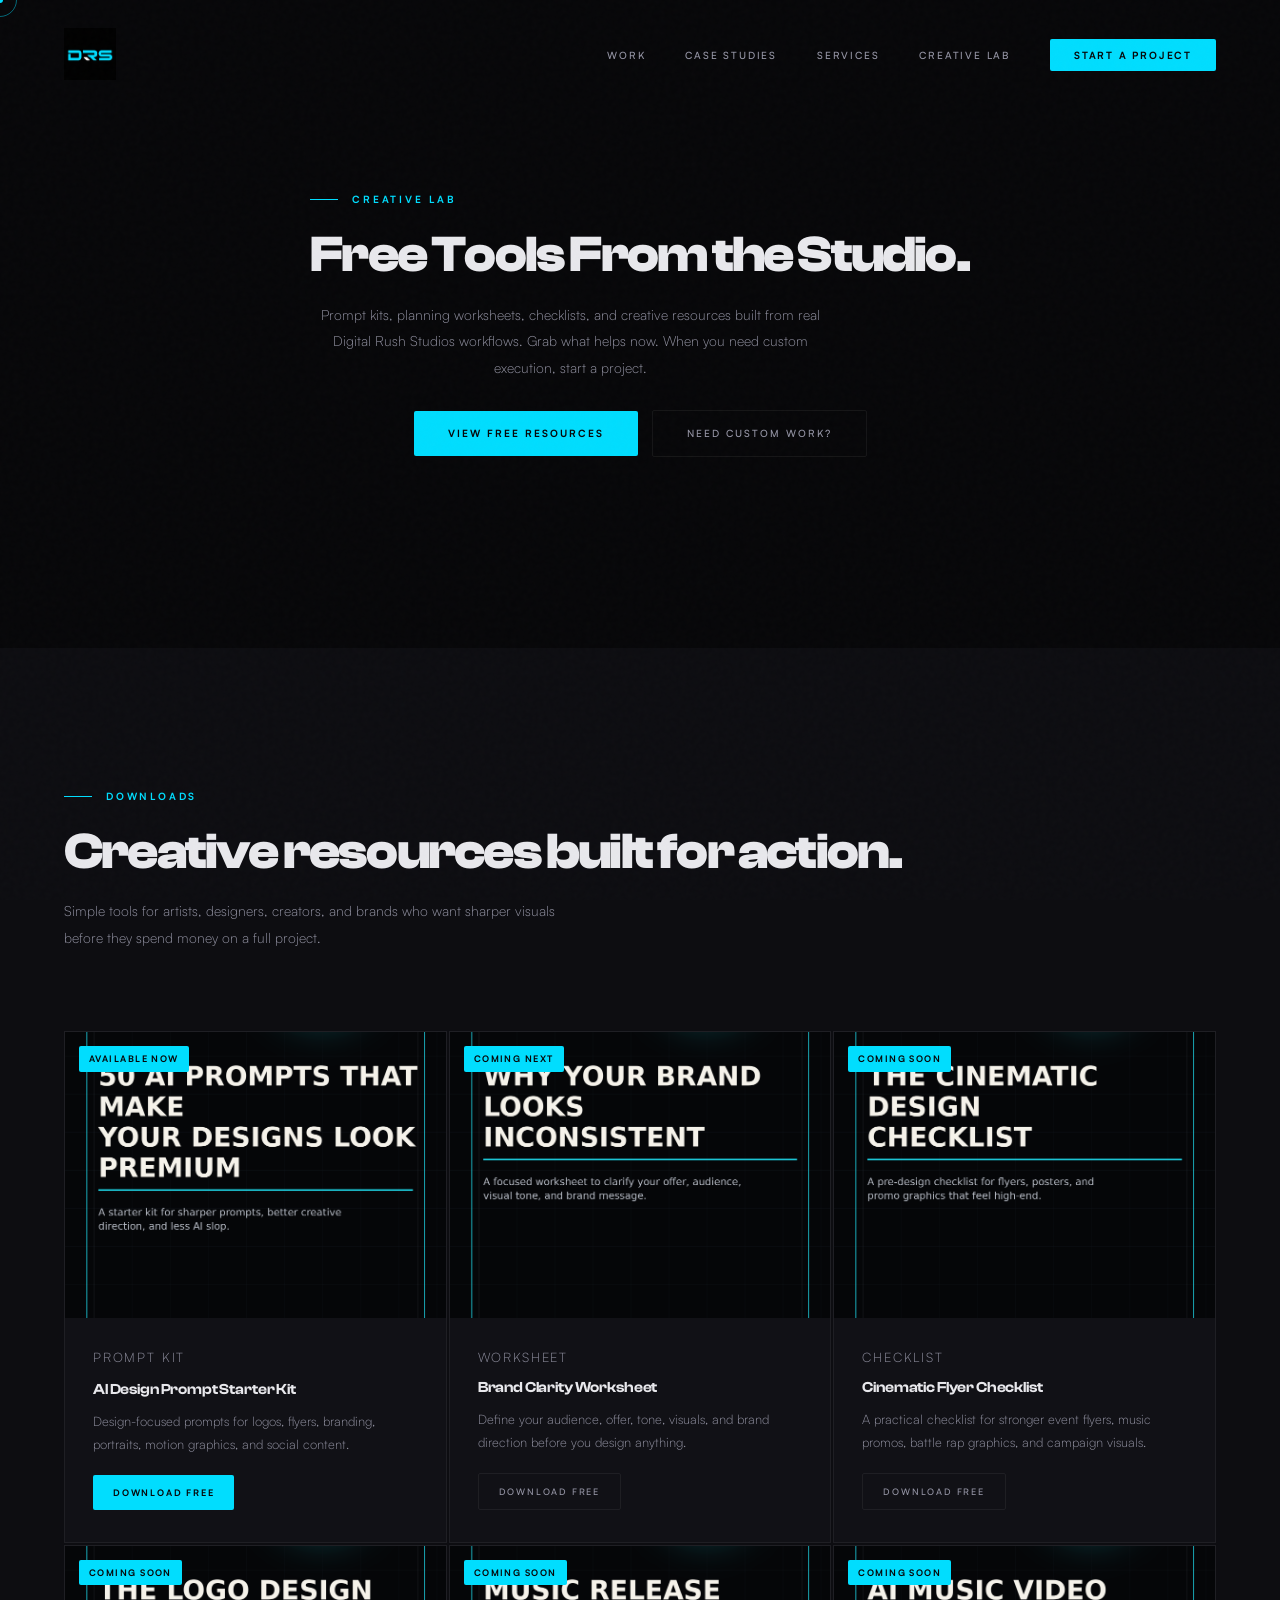
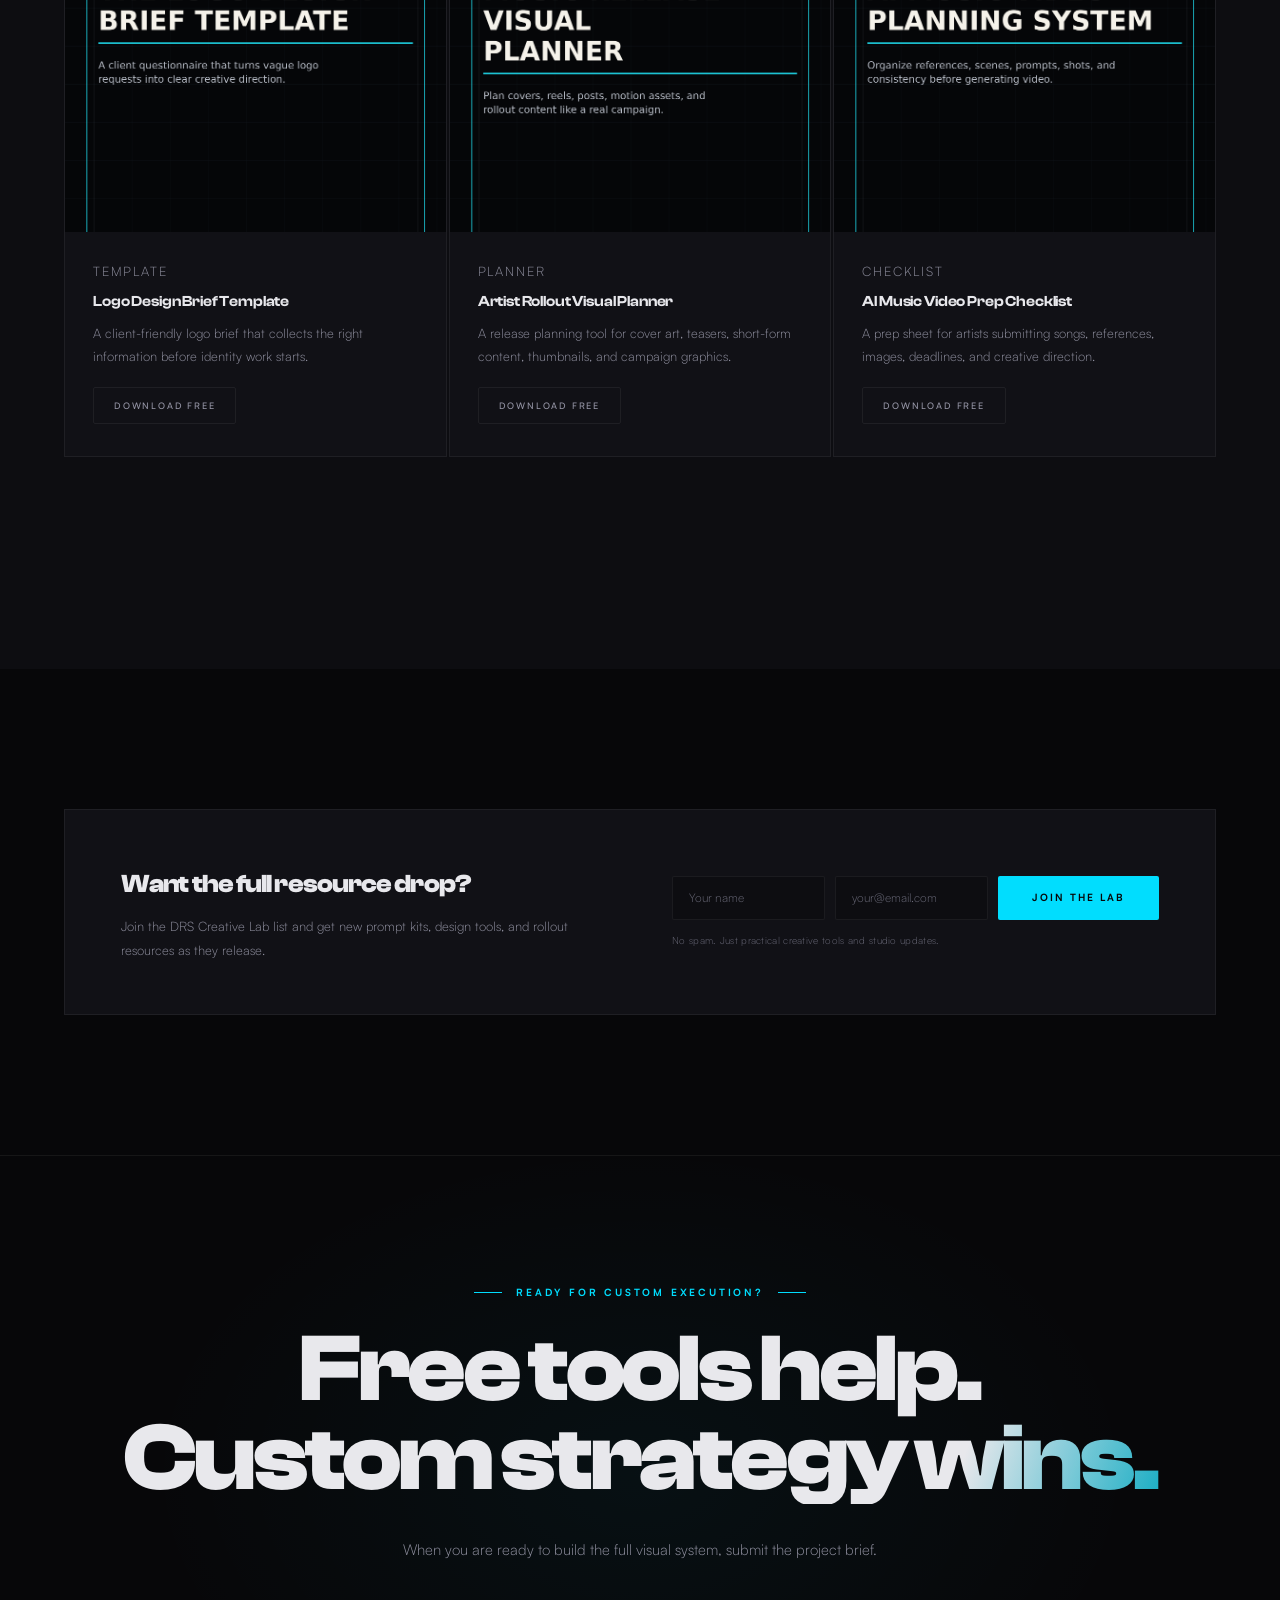
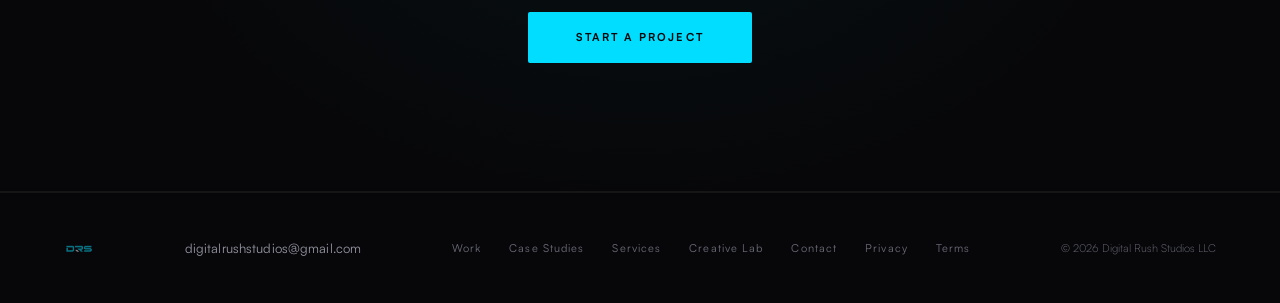
<file: pages/creative-lab.html>
<!DOCTYPE html>
<html lang="en">
<head>
<meta charset="UTF-8">
<meta name="viewport" content="width=device-width, initial-scale=1.0">
<link rel="icon" href="../favicon.svg" type="image/svg+xml">
<link rel="stylesheet" href="../styles/main.css">
<link rel="stylesheet" href="../styles/animations.css">
<link rel="stylesheet" href="../styles/responsive.css">

<title>Creative Lab | Digital Rush Studios</title>
<meta name="description" content="Free prompt kits, planning worksheets, and creative resources from Digital Rush Studios.">
<meta property="og:title" content="Creative Lab | Digital Rush Studios">
<meta property="og:description" content="Free prompt kits, planning worksheets, and creative resources from Digital Rush Studios.">
<meta property="og:type" content="website">
<meta property="og:url" content="https://digitalrushstudios.com/pages/creative-lab.html">
<meta property="og:image" content="https://digitalrushstudios.com/og-image.png">
<meta name="twitter:card" content="summary_large_image">
<link rel="canonical" href="https://digitalrushstudios.com/pages/creative-lab.html">
</head>
<body>
<nav id="mainNav">
  <a href="../index.html#hero" class="nav-logo">
    <img src="../branding/drs-logo-primary.png" alt="Digital Rush Studios" class="nav-logo-img" width="120" height="52">
  </a>
  <ul class="nav-links" id="navLinks">
    <li><a href="../index.html#work">Work</a></li>
    <li><a href="case-studies.html">Case Studies</a></li>
    <li><a href="../index.html#services">Services</a></li>
    <li><a href="creative-lab.html">Creative Lab</a></li>
    <li><a href="../index.html#contact" class="nav-cta">Start a Project</a></li>
  </ul>
  <button class="hamburger" id="hamburger" onclick="toggleMenu()" aria-label="Open menu">
    <span></span><span></span><span></span>
  </button>
</nav>
<main>

<section class="page-hero section">
  <div class="section-header reveal">
    <p class="eyebrow">Creative Lab</p>
    <h1 class="section-title">Free Tools From the Studio.</h1>
    <p class="section-desc">Prompt kits, planning worksheets, checklists, and creative resources built from real Digital Rush Studios workflows. Grab what helps now. When you need custom execution, start a project.</p>
    <div class="hero-actions">
      <a href="#resources" class="btn-primary">View Free Resources</a>
      <a href="../index.html#contact" class="btn-ghost">Need Custom Work?</a>
    </div>
  </div>
</section>

<section id="resources" class="section section-alt">
  <div class="section-header reveal">
    <p class="eyebrow">Downloads</p>
    <h2 class="section-title">Creative resources built for action.</h2>
    <p class="section-desc">Simple tools for artists, designers, creators, and brands who want sharper visuals before they spend money on a full project.</p>
  </div>

  <div class="freebies-grid">
    <article class="freebie-card reveal">
      <div class="freebie-thumb">
        <img src="../freebies/ai-design-prompt-starter-kit-cover.png" alt="AI Design Prompt Starter Kit" loading="lazy">
        <span class="freebie-badge">Available Now</span>
      </div>
      <div class="freebie-body">
        <p class="freebie-type">Prompt Kit</p>
        <h3>AI Design Prompt Starter Kit</h3>
        <p>Design-focused prompts for logos, flyers, branding, portraits, motion graphics, and social content.</p>
        <a href="../documents/freebies/drs-ai-design-prompt-starter-kit.pdf" class="btn-primary btn-sm" download>Download Free</a>
      </div>
    </article>

    <article class="freebie-card reveal reveal-d1">
      <div class="freebie-thumb">
        <img src="../freebies/brand-clarity-worksheet-cover.png" alt="Brand Clarity Worksheet" loading="lazy">
        <span class="freebie-badge">Coming Next</span>
      </div>
      <div class="freebie-body">
        <p class="freebie-type">Worksheet</p>
        <h3>Brand Clarity Worksheet</h3>
        <p>Define your audience, offer, tone, visuals, and brand direction before you design anything.</p>
        <a href="../documents/freebies/drs-brand-clarity-worksheet.pdf" class="btn-ghost btn-sm" download>Download Free</a>
      </div>
    </article>

    <article class="freebie-card reveal reveal-d2">
      <div class="freebie-thumb">
        <img src="../freebies/cinematic-flyer-checklist-cover.png" alt="Cinematic Flyer Checklist" loading="lazy">
        <span class="freebie-badge">Coming Soon</span>
      </div>
      <div class="freebie-body">
        <p class="freebie-type">Checklist</p>
        <h3>Cinematic Flyer Checklist</h3>
        <p>A practical checklist for stronger event flyers, music promos, battle rap graphics, and campaign visuals.</p>
        <a href="../documents/freebies/drs-cinematic-flyer-checklist.pdf" class="btn-ghost btn-sm" download>Download Free</a>
      </div>
    </article>

    <article class="freebie-card reveal">
      <div class="freebie-thumb">
        <img src="../freebies/logo-design-brief-template-cover.png" alt="Logo Design Brief Template" loading="lazy">
        <span class="freebie-badge">Coming Soon</span>
      </div>
      <div class="freebie-body">
        <p class="freebie-type">Template</p>
        <h3>Logo Design Brief Template</h3>
        <p>A client-friendly logo brief that collects the right information before identity work starts.</p>
        <a href="../documents/freebies/drs-logo-design-brief-template.pdf" class="btn-ghost btn-sm" download>Download Free</a>
      </div>
    </article>

    <article class="freebie-card reveal reveal-d1">
      <div class="freebie-thumb">
        <img src="../freebies/artist-rollout-visual-planner-cover.png" alt="Artist Rollout Visual Planner" loading="lazy">
        <span class="freebie-badge">Coming Soon</span>
      </div>
      <div class="freebie-body">
        <p class="freebie-type">Planner</p>
        <h3>Artist Rollout Visual Planner</h3>
        <p>A release planning tool for cover art, teasers, short-form content, thumbnails, and campaign graphics.</p>
        <a href="../documents/freebies/drs-artist-rollout-visual-planner.pdf" class="btn-ghost btn-sm" download>Download Free</a>
      </div>
    </article>

    <article class="freebie-card reveal reveal-d2">
      <div class="freebie-thumb">
        <img src="../freebies/ai-music-video-prep-checklist-cover.png" alt="AI Music Video Prep Checklist" loading="lazy">
        <span class="freebie-badge">Coming Soon</span>
      </div>
      <div class="freebie-body">
        <p class="freebie-type">Checklist</p>
        <h3>AI Music Video Prep Checklist</h3>
        <p>A prep sheet for artists submitting songs, references, images, deadlines, and creative direction.</p>
        <a href="../documents/freebies/drs-ai-music-video-prep-checklist.pdf" class="btn-ghost btn-sm" download>Download Free</a>
      </div>
    </article>
  </div>
</section>

<section class="section">
  <div class="lab-email-capture reveal">
    <div class="lab-capture-copy">
      <h3 class="lab-capture-headline">Want the full resource drop?</h3>
      <p class="lab-capture-sub">Join the DRS Creative Lab list and get new prompt kits, design tools, and rollout resources as they release.</p>
    </div>
    <form class="lab-form" id="creative-lab" name="creative-lab" method="POST" netlify data-netlify="true" netlify-honeypot="bot-field">
      <input type="hidden" name="form-name" value="creative-lab">
      <p style="display:none;"><label>Do not fill this out: <input name="bot-field"></label></p>
      <div class="lab-form-row">
        <input type="text" name="name" placeholder="Your name">
        <input type="email" name="email" placeholder="your@email.com" required>
        <button type="submit" class="btn-primary">Join the Lab</button>
      </div>
      <p class="lab-form-note">No spam. Just practical creative tools and studio updates.</p>
    </form>
  </div>
</section>

<section class="cta-banner">
  <p class="cta-banner-label reveal">Ready for custom execution?</p>
  <h2 class="cta-banner-title reveal">Free tools help. Custom strategy wins.</h2>
  <p class="cta-banner-sub reveal">When you are ready to build the full visual system, submit the project brief.</p>
  <a href="../index.html#contact" class="btn-primary reveal">Start a Project</a>
</section>

</main>
<footer>
  <a href="../index.html#hero" class="footer-logo-link">
    <img src="../branding/drs-logo-primary.png" alt="Digital Rush Studios" class="footer-logo-img" width="80" height="30">
  </a>
  <a href="mailto:digitalrushstudios@gmail.com" class="f-email">digitalrushstudios@gmail.com</a>
  <div class="f-links">
    <a href="../index.html#work">Work</a>
    <a href="case-studies.html">Case Studies</a>
    <a href="../index.html#services">Services</a>
    <a href="creative-lab.html">Creative Lab</a>
    <a href="../index.html#contact">Contact</a>
    <a href="../privacy.html">Privacy</a>
    <a href="../terms.html">Terms</a>
  </div>
  <span class="f-copy">© 2026 Digital Rush Studios LLC</span>
</footer>
<script src="../scripts/main.js"></script>
<script src="../scripts/motion.js"></script>
<script src="../scripts/interactions.js"></script>
</body>
</html>
</file>
<file: styles/main.css>
/* ─────────────────────────────────────────────
   Digital Rush Studios — main.css
   Core component styles · Dark · Cinematic
   Load order: main.css → animations.css → responsive.css
───────────────────────────────────────────── */

/* ── LOCAL FONTS ── */
@font-face {
  font-family: 'ClashDisplay';
  src: url('../WEB/fonts/ClashDisplay-Bold.woff2') format('woff2'),
       url('../WEB/fonts/ClashDisplay-Bold.woff') format('woff'),
       url('../WEB/fonts/ClashDisplay-Bold.ttf') format('truetype');
  font-weight: 700; font-display: swap;
}
@font-face {
  font-family: 'ClashDisplay';
  src: url('../WEB/fonts/ClashDisplay-Semibold.woff2') format('woff2'),
       url('../WEB/fonts/ClashDisplay-Semibold.woff') format('woff'),
       url('../WEB/fonts/ClashDisplay-Semibold.ttf') format('truetype');
  font-weight: 600; font-display: swap;
}
@font-face {
  font-family: 'ClashDisplay';
  src: url('../WEB/fonts/ClashDisplay-Medium.woff2') format('woff2'),
       url('../WEB/fonts/ClashDisplay-Medium.woff') format('woff'),
       url('../WEB/fonts/ClashDisplay-Medium.ttf') format('truetype');
  font-weight: 500; font-display: swap;
}
@font-face {
  font-family: 'ClashDisplay';
  src: url('../WEB/fonts/ClashDisplay-Regular.woff2') format('woff2'),
       url('../WEB/fonts/ClashDisplay-Regular.woff') format('woff'),
       url('../WEB/fonts/ClashDisplay-Regular.ttf') format('truetype');
  font-weight: 400; font-display: swap;
}
@font-face {
  font-family: 'Satoshi';
  src: url('../WEB/fonts/Satoshi-Regular.woff2') format('woff2'),
       url('../WEB/fonts/Satoshi-Regular.woff') format('woff'),
       url('../WEB/fonts/Satoshi-Regular.ttf') format('truetype');
  font-weight: 400; font-display: swap;
}
@font-face {
  font-family: 'Satoshi';
  src: url('../WEB/fonts/Satoshi-Light.woff2') format('woff2'),
       url('../WEB/fonts/Satoshi-Light.woff') format('woff'),
       url('../WEB/fonts/Satoshi-Light.ttf') format('truetype');
  font-weight: 300; font-display: swap;
}
@font-face {
  font-family: 'Satoshi';
  src: url('../WEB/fonts/Satoshi-Medium.woff2') format('woff2'),
       url('../WEB/fonts/Satoshi-Medium.woff') format('woff'),
       url('../WEB/fonts/Satoshi-Medium.ttf') format('truetype');
  font-weight: 500; font-display: swap;
}
@font-face {
  font-family: 'Satoshi';
  src: url('../WEB/fonts/Satoshi-Bold.woff2') format('woff2'),
       url('../WEB/fonts/Satoshi-Bold.woff') format('woff'),
       url('../WEB/fonts/Satoshi-Bold.ttf') format('truetype');
  font-weight: 700; font-display: swap;
}

/* ── CUSTOM PROPERTIES ── */
:root {
  --cyan:        #01DDFE;
  --cyan-dim:    rgba(1, 221, 254, 0.08);
  --cyan-glow:   rgba(1, 221, 254, 0.22);
  --bg:          #070709;
  --bg-2:        #0d0d11;
  --bg-3:        #111116;
  --off-white:   #e8e8ec;
  --muted:       #6b6b7a;
  --muted-2:     #9494a4;
  --border:      rgba(255, 255, 255, 0.06);
  --border-cyan: rgba(1, 221, 254, 0.2);
  --font-display:'ClashDisplay', 'Helvetica Neue', sans-serif;
  --font-body:   'Satoshi', 'Helvetica Neue', sans-serif;
}

/* ── RESET ── */
*, *::before, *::after { box-sizing: border-box; margin: 0; padding: 0; }
html { scroll-behavior: smooth; }

body {
  background: var(--bg);
  color: var(--off-white);
  font-family: var(--font-body);
  font-size: 15px;
  line-height: 1.7;
  overflow-x: hidden;
}

/* Film grain overlay */
body::after {
  content: '';
  position: fixed; inset: 0;
  background-image: url("data:image/svg+xml,%3Csvg viewBox='0 0 200 200' xmlns='http://www.w3.org/2000/svg'%3E%3Cfilter id='n'%3E%3CfeTurbulence type='fractalNoise' baseFrequency='0.85' numOctaves='4' stitchTiles='stitch'/%3E%3C/filter%3E%3Crect width='100%25' height='100%25' filter='url(%23n)' opacity='0.04'/%3E%3C/svg%3E");
  pointer-events: none;
  z-index: 9000;
  opacity: 0.45;
}

/* Scrollbar */
::-webkit-scrollbar { width: 2px; }
::-webkit-scrollbar-track { background: var(--bg); }
::-webkit-scrollbar-thumb { background: var(--cyan); }

/* ─────────────────────────────────────────────
   CUSTOM CURSOR
   Only active on pointer devices (mouse/trackpad).
   Touch screens never see it — media query handles it.
───────────────────────────────────────────── */
@media (pointer: fine) {
  /* Hide the system cursor sitewide */
  *, *::before, *::after { cursor: none !important; }

  .cursor-dot {
    position: fixed;
    top: 0; left: 0;
    width: 6px; height: 6px;
    background: var(--cyan);
    border-radius: 50%;
    pointer-events: none;
    z-index: 99999;
    transform: translate(-50%, -50%);
    transition: transform 0.1s ease, opacity 0.25s ease;
    will-change: left, top;
  }

  .cursor-ring {
    position: fixed;
    top: 0; left: 0;
    width: 34px; height: 34px;
    border: 1px solid rgba(1,221,254,0.45);
    border-radius: 50%;
    pointer-events: none;
    z-index: 99998;
    transform: translate(-50%, -50%);
    transition: width 0.22s ease, height 0.22s ease,
                border-color 0.22s ease, opacity 0.25s ease;
    will-change: left, top;
  }

  /* Hover state — dot collapses, ring expands and brightens */
  body.cursor-hover .cursor-dot {
    transform: translate(-50%, -50%) scale(0);
    opacity: 0;
  }
  body.cursor-hover .cursor-ring {
    width: 52px; height: 52px;
    border-color: var(--cyan);
  }

  /* Clicking state — ring compresses */
  body.cursor-click .cursor-ring {
    width: 24px; height: 24px;
    border-color: var(--cyan);
  }

  /* Hide cursor when it leaves the window */
  body.cursor-out .cursor-dot,
  body.cursor-out .cursor-ring { opacity: 0; }
}

/* ─────────────────────────────────────────────
   NAVIGATION
───────────────────────────────────────────── */
nav {
  position: fixed; top: 0; left: 0; right: 0;
  z-index: 8000;
  display: flex;
  align-items: center;
  justify-content: space-between;
  padding: 28px 64px;
  transition: background 0.4s ease, padding 0.3s ease, border-color 0.4s ease;
  border-bottom: 1px solid transparent;
}

nav.scrolled {
  background: rgba(7, 7, 9, 0.93);
  backdrop-filter: blur(22px);
  -webkit-backdrop-filter: blur(22px);
  padding: 18px 64px;
  border-bottom-color: var(--border);
}

.nav-logo { display: block; text-decoration: none; }
.nav-logo-img {
  height: 52px; width: auto; display: block;
  mix-blend-mode: screen;
  transition: opacity 0.2s;
}
.nav-logo-img:hover { opacity: 0.75; }

.nav-links {
  display: flex; gap: 40px;
  list-style: none; align-items: center;
}
.nav-links a {
  font-family: var(--font-body);
  font-size: 10px; font-weight: 500;
  letter-spacing: 0.18em; text-transform: uppercase;
  color: var(--muted-2); text-decoration: none;
  transition: color 0.2s;
}
.nav-links a:hover { color: var(--off-white); }

/* Active section indicator — JS adds .active as you scroll */
.nav-links a.active {
  color: var(--off-white);
}
.nav-links a.active::after {
  content: '';
  display: block;
  width: 100%;
  height: 1px;
  background: var(--cyan);
  margin-top: 3px;
  opacity: 0.55;
  animation: fadeIn 0.3s ease forwards;
}

.nav-cta {
  color: var(--bg) !important;
  background: var(--cyan);
  padding: 10px 24px;
  border-radius: 2px;
  font-weight: 600 !important;
  transition: opacity 0.2s !important;
}
.nav-cta:hover { opacity: 0.85 !important; }

.hamburger {
  display: none;
  flex-direction: column; gap: 5px;
  background: none; border: none; cursor: pointer;
  padding: 4px; z-index: 8100;
}
.hamburger span {
  display: block; width: 22px; height: 1.5px;
  background: var(--off-white); transition: all 0.3s ease;
}
.hamburger.open span:nth-child(1) { transform: translateY(6.5px) rotate(45deg); }
.hamburger.open span:nth-child(2) { opacity: 0; }
.hamburger.open span:nth-child(3) { transform: translateY(-6.5px) rotate(-45deg); }

/* ─────────────────────────────────────────────
   HERO — Full Viewport, Gradient Background
───────────────────────────────────────────── */
#hero {
  position: relative;
  min-height: 100svh;
  display: flex;
  flex-direction: column;
  justify-content: flex-end;
  overflow: hidden;
  background:
    radial-gradient(ellipse 80% 55% at 50% -8%,  rgba(1,221,254,0.11) 0%, transparent 58%),
    radial-gradient(ellipse 50% 40% at 100% 100%, rgba(1,221,254,0.04) 0%, transparent 55%),
    radial-gradient(ellipse 30% 25% at 0%   100%, rgba(1,221,254,0.03) 0%, transparent 50%),
    var(--bg);
}

#hero::before {
  content: '';
  position: absolute; inset: 0; z-index: 0;
  background:
    linear-gradient(to bottom,
      rgba(7,7,9,0.20) 0%,
      transparent      20%,
      transparent      70%,
      rgba(7,7,9,0.70) 100%);
  pointer-events: none;
}

.hero-content {
  position: relative; z-index: 1;
  padding: 0 64px 96px;
  max-width: 1400px;
  width: 100%;
}

/* ─────────────────────────────────────────────
   STUDIO REEL — Video below hero, contained frame
───────────────────────────────────────────── */
.reel-section {
  background: var(--bg);
  padding: 0 64px 96px;
}
.reel-label {
  font-family: var(--font-body);
  font-size: 9px; font-weight: 700;
  letter-spacing: 0.28em; text-transform: uppercase;
  color: var(--muted);
  margin-bottom: 20px;
  display: flex; align-items: center; gap: 14px;
}
.reel-label::before {
  content: '';
  width: 28px; height: 1px;
  background: var(--border);
}
.reel-inner {
  position: relative;
  overflow: hidden;
  border: 1px solid var(--border);
  aspect-ratio: 16/9;
  background: var(--bg-2);
  transition: border-color 0.3s;
}
.reel-inner:hover { border-color: var(--border-cyan); }
.reel-inner video {
  width: 100%; height: 100%;
  object-fit: cover; object-position: center;
  display: block;
}
.reel-inner::after {
  content: '';
  position: absolute; inset: 0;
  background:
    linear-gradient(to bottom,
      rgba(7,7,9,0.25) 0%,
      transparent      10%,
      transparent      90%,
      rgba(7,7,9,0.25) 100%);
  pointer-events: none;
}

.hero-eyebrow {
  font-family: var(--font-body);
  font-size: 10px; font-weight: 500;
  letter-spacing: 0.34em; text-transform: uppercase;
  color: var(--cyan);
  margin-bottom: 30px;
  opacity: 0;
  animation: fadeUp 0.9s ease 0.4s forwards;
}

.hero-title {
  font-family: var(--font-display);
  font-size: clamp(54px, 9vw, 118px);
  font-weight: 700;
  line-height: 0.93;
  letter-spacing: 0.01em;
  color: var(--off-white);
  margin-bottom: 48px;
  text-wrap: balance;
  opacity: 0;
  animation: fadeUp 0.9s ease 0.6s forwards;
}
.hero-title .line { display: block; }
.hero-title .accent { color: var(--cyan); }
.hero-title .ghost  { color: rgba(232,232,236,0.28); }

.hero-bottom {
  display: flex;
  align-items: flex-end;
  justify-content: space-between;
  gap: 64px;
  opacity: 0;
  animation: fadeUp 0.9s ease 0.85s forwards;
}

.hero-sub {
  font-family: var(--font-body);
  font-size: 14px; font-weight: 300;
  color: var(--muted-2);
  max-width: 380px;
  line-height: 1.9;
}

.hero-actions {
  display: flex; gap: 14px;
  align-items: center; flex-shrink: 0;
}

.hero-scroll-hint {
  position: absolute;
  bottom: 40px; left: 50%;
  transform: translateX(-50%);
  z-index: 1;
  display: flex;
  flex-direction: column;
  align-items: center;
  gap: 10px;
  opacity: 0;
  animation: fadeIn 1s ease 1.6s forwards;
}
.hero-scroll-hint span {
  font-family: var(--font-body);
  font-size: 8px; letter-spacing: 0.3em;
  text-transform: uppercase; color: var(--muted);
  writing-mode: vertical-rl;
}
.scroll-line {
  width: 1px; height: 52px;
  background: linear-gradient(to bottom, var(--cyan), transparent);
  animation: scrollPulse 2.4s ease infinite;
}

/* ── HERO CONTENT — receives parallax transform from motion.js ── */
.hero-content {
  will-change: transform, opacity;
  transition: transform 0.1s linear, opacity 0.1s linear;
}

/* ── STEP / AI DOTS — glow pulse ── */
.step-dot,
.ai-step-dot {
  animation: glowPulse 2.4s ease-in-out infinite;
}

/* ── PROCESS CARD ICON — glow on hover ── */
.process-card:hover .process-icon {
  animation: glowPulse 1.8s ease-in-out infinite;
}

/* ── SERVICE CARD TOP LINE REVEAL ── */
.service-card::after {
  animation: none;
}
.service-card:hover::after {
  animation: lineReveal 0.35s ease forwards;
}

/* ── CTA BANNER TITLE SHIMMER on hover ── */
.cta-banner-title {
  background: linear-gradient(
    110deg,
    var(--off-white) 40%,
    rgba(1,221,254,0.75) 50%,
    var(--off-white) 60%
  );
  background-size: 200% auto;
  -webkit-background-clip: text;
  background-clip: text;
  -webkit-text-fill-color: transparent;
  transition: background-position 0.6s ease;
}
.cta-banner-title .accent {
  -webkit-text-fill-color: var(--cyan);
}
.cta-banner:hover .cta-banner-title {
  animation: shimmer 2s linear infinite;
}

/* ── PORTFOLIO ITEM — keyboard focus ring ── */
.p-item:focus-visible {
  outline: 2px solid var(--cyan);
  outline-offset: 3px;
}

/* ─────────────────────────────────────────────
   BUTTONS
───────────────────────────────────────────── */
.btn-primary {
  font-family: var(--font-body);
  font-size: 10px; font-weight: 700;
  letter-spacing: 0.2em; text-transform: uppercase;
  color: var(--bg); background: var(--cyan);
  padding: 14px 34px; border-radius: 2px;
  border: none; cursor: pointer;
  text-decoration: none; display: inline-block;
  transition: opacity 0.2s, transform 0.15s;
  white-space: nowrap;
}
.btn-primary:hover { opacity: 0.85; transform: translateY(-2px); }

.btn-ghost {
  font-family: var(--font-body);
  font-size: 10px; font-weight: 500;
  letter-spacing: 0.2em; text-transform: uppercase;
  color: var(--muted-2); background: none;
  border: 1px solid var(--border);
  padding: 14px 34px; border-radius: 2px;
  cursor: pointer; text-decoration: none;
  display: inline-block;
  transition: border-color 0.2s, color 0.2s;
  white-space: nowrap;
}
.btn-ghost:hover { border-color: var(--border-cyan); color: var(--off-white); }

/* Small variant — used in shop card rows */
.btn-sm { font-size: 9px; padding: 10px 20px; }

/* ─────────────────────────────────────────────
   MARQUEE TICKER
───────────────────────────────────────────── */
.marquee-section {
  border-top: 1px solid var(--border);
  border-bottom: 1px solid var(--border);
  background: var(--bg-2);
  padding: 18px 0;
  overflow: hidden;
}

.marquee-track {
  display: inline-flex;
  white-space: nowrap;
  animation: marqueeScroll 55s linear infinite;
  will-change: transform;
}
.marquee-track:hover { animation-play-state: paused; }

.marquee-item {
  display: inline-flex;
  align-items: center;
  gap: 24px;
  padding: 0 24px;
}
.marquee-item span {
  font-family: var(--font-body);
  font-size: 10px; font-weight: 500;
  letter-spacing: 0.24em; text-transform: uppercase;
  color: var(--muted-2);
}
.marquee-dot {
  display: inline-block;
  width: 5px; height: 5px;
  background: var(--cyan);
  border-radius: 50%;
  opacity: 0.6;
  flex-shrink: 0;
}

/* ─────────────────────────────────────────────
   SECTIONS
───────────────────────────────────────────── */
.section { padding: 140px 64px; }
.section-alt { background: var(--bg-2); }
.section-header { margin-bottom: 80px; }

.eyebrow {
  font-family: var(--font-body);
  font-size: 10px; font-weight: 600;
  letter-spacing: 0.28em; text-transform: uppercase;
  color: var(--cyan);
  margin-bottom: 20px;
  display: flex; align-items: center; gap: 14px;
}
.eyebrow::before {
  content: ''; width: 28px; height: 1px;
  background: var(--cyan); flex-shrink: 0;
}

.section-title {
  font-family: var(--font-display);
  font-size: clamp(30px, 4vw, 54px);
  font-weight: 700;
  line-height: 1.04;
  letter-spacing: -0.01em;
  color: var(--off-white);
  margin-bottom: 20px;
  text-wrap: balance;
}
.section-desc {
  font-family: var(--font-body);
  font-size: 14px; font-weight: 300;
  color: var(--muted-2);
  max-width: 520px; line-height: 1.9;
}

/* ─────────────────────────────────────────────
   PORTFOLIO GRID
───────────────────────────────────────────── */
.portfolio-grid {
  display: grid;
  grid-template-columns: repeat(12, 1fr);
  gap: 3px;
}

.p-item {
  position: relative; overflow: hidden;
  cursor: pointer; background: var(--bg-3);
}

.p-item--featured { grid-column: span 12; aspect-ratio: 16/9; }
.p-item:not(.p-item--featured):not(.p-item--closing) { grid-column: span 6; aspect-ratio: 1/1; }
.p-item--closing { grid-column: span 12; aspect-ratio: 5/2; }

.p-item img {
  width: 100%; height: 100%;
  object-fit: cover; display: block;
  transition: transform 0.65s cubic-bezier(0.25, 0.46, 0.45, 0.94);
}
.p-item--closing img { object-position: top; }
.p-item--contain img { object-fit: contain; object-position: center; }
.p-item:hover img { transform: scale(1.07); }

.p-overlay {
  position: absolute; inset: 0;
  background: linear-gradient(
    to top,
    rgba(7,7,9,0.92) 0%,
    rgba(7,7,9,0.35) 45%,
    transparent 75%
  );
  display: flex;
  flex-direction: column;
  justify-content: flex-end;
  padding: 32px;
  transition: background 0.4s ease;
}
.p-item:hover .p-overlay {
  background: linear-gradient(
    to top,
    rgba(7,7,9,0.97) 0%,
    rgba(7,7,9,0.6)  50%,
    rgba(7,7,9,0.2)  100%
  );
}

.p-cat {
  font-family: var(--font-body);
  font-size: 9px; font-weight: 600;
  letter-spacing: 0.22em; text-transform: uppercase;
  color: var(--cyan);
  margin-bottom: 8px;
  transform: translateY(5px);
  transition: transform 0.4s ease;
  opacity: 0;
}
.p-item:hover .p-cat { transform: translateY(0); opacity: 1; }

.p-name {
  font-family: var(--font-display);
  font-size: 17px; font-weight: 600;
  color: var(--off-white);
  letter-spacing: -0.01em;
}

.p-item--featured .p-name {
  font-size: clamp(20px, 2.5vw, 32px);
}

.p-tag {
  font-family: var(--font-body);
  font-size: 11px; font-weight: 300;
  color: rgba(232, 232, 236, 0.55);
  letter-spacing: 0.01em;
  line-height: 1.55;
  margin-top: 5px;
  max-width: 420px;
  opacity: 0;
  transform: translateY(4px);
  transition: opacity 0.35s ease 0.05s, transform 0.35s ease 0.05s;
}
.p-item:hover .p-tag { opacity: 1; transform: translateY(0); }

.p-view {
  display: inline-block;
  font-family: var(--font-body);
  font-size: 9px; font-weight: 600;
  letter-spacing: 0.26em; text-transform: uppercase;
  color: var(--cyan);
  margin-top: 14px;
  opacity: 0;
  transform: translateY(5px);
  transition: opacity 0.3s ease 0.1s, transform 0.3s ease 0.1s;
}
.p-item:hover .p-view { opacity: 1; transform: translateY(0); }

.portfolio-footer {
  margin-top: 48px;
  display: flex;
  align-items: center;
  justify-content: space-between;
  gap: 40px;
  padding: 44px 52px;
  background: var(--bg-3);
  border: 1px solid var(--border);
  position: relative; overflow: hidden;
  transition: border-color 0.3s;
}
.portfolio-footer:hover { border-color: var(--border-cyan); }
.portfolio-footer::before {
  content: '';
  position: absolute; top: 0; left: 0; right: 0;
  height: 1px;
  background: linear-gradient(to right, transparent, var(--cyan), transparent);
}

.portfolio-footer-text h3 {
  font-family: var(--font-display);
  font-size: clamp(18px, 2.5vw, 26px);
  font-weight: 600; color: var(--off-white);
  letter-spacing: -0.015em; margin-bottom: 8px;
}
.portfolio-footer-text p {
  font-family: var(--font-body);
  font-size: 13px; font-weight: 300; color: var(--muted-2);
}
.portfolio-footer-tags {
  display: flex; flex-wrap: wrap; gap: 8px;
  margin-top: 24px;
}

/* ─────────────────────────────────────────────
   STATS BAR
───────────────────────────────────────────── */
.stats-bar {
  display: grid;
  grid-template-columns: repeat(4, 1fr);
  background: var(--bg-2);
  border-top: 1px solid var(--border);
  border-bottom: 1px solid var(--border);
}

.stat-item {
  display: flex;
  flex-direction: column;
  align-items: center;
  justify-content: center;
  gap: 10px;
  padding: 56px 32px;
  text-align: center;
  border-right: 1px solid var(--border);
  transition: background 0.3s;
}
.stat-item:last-child { border-right: none; }
.stat-item:hover { background: var(--bg-3); }

.stat-num {
  font-family: var(--font-display);
  font-size: clamp(40px, 5vw, 68px);
  font-weight: 700;
  color: var(--off-white);
  letter-spacing: -0.02em;
  line-height: 1;
  font-variant-numeric: tabular-nums;
}
.stat-num .stat-accent { color: var(--cyan); }

.stat-label {
  font-family: var(--font-body);
  font-size: 9px; font-weight: 500;
  letter-spacing: 0.26em; text-transform: uppercase;
  color: var(--muted);
}

/* ─────────────────────────────────────────────
   SERVICES
───────────────────────────────────────────── */
.services-grid {
  display: grid;
  grid-template-columns: repeat(3, 1fr);
  gap: 2px;
}

.service-card {
  background: var(--bg);
  border: 1px solid var(--border);
  padding: 44px 36px;
  position: relative; overflow: hidden;
  transition: border-color 0.3s;
  cursor: default;
}
.service-card::after {
  content: '';
  position: absolute; top: 0; left: 0; right: 0;
  height: 2px; background: var(--cyan);
  transform: scaleX(0); transform-origin: left;
  transition: transform 0.35s ease;
}
.service-card:hover { border-color: var(--border-cyan); }
.service-card:hover::after { transform: scaleX(1); }

.svc-num {
  font-family: var(--font-display);
  font-size: 10px; font-weight: 600;
  letter-spacing: 0.24em;
  color: var(--cyan); opacity: 0.5;
  margin-bottom: 22px;
}
.svc-title {
  font-family: var(--font-display);
  font-size: 18px; font-weight: 600;
  color: var(--off-white);
  margin-bottom: 14px; letter-spacing: -0.01em;
}
.svc-desc {
  font-family: var(--font-body);
  font-size: 13px; font-weight: 300;
  color: var(--muted-2);
  line-height: 1.85; margin-bottom: 28px;
}

.tags { display: flex; flex-wrap: wrap; gap: 8px; }
.tag {
  font-family: var(--font-body);
  font-size: 9px; font-weight: 600;
  letter-spacing: 0.14em; text-transform: uppercase;
  color: var(--cyan);
  background: var(--cyan-dim);
  border: 1px solid var(--border-cyan);
  padding: 5px 12px; border-radius: 2px;
}

/* ─────────────────────────────────────────────
   PROCESS
───────────────────────────────────────────── */
.process-grid {
  display: grid;
  grid-template-columns: repeat(4, 1fr);
  position: relative;
}

.process-grid::before {
  content: '';
  position: absolute;
  top: 30px;
  left: 12.5%; right: 12.5%;
  height: 1px;
  background: linear-gradient(to right, transparent, var(--border-cyan), var(--border-cyan), transparent);
  z-index: 0;
}

.process-step {
  position: relative; z-index: 1;
  padding: 0 40px 0 0;
  text-align: left;
}
.process-step:last-child { padding-right: 0; }

.step-dot {
  width: 10px; height: 10px;
  background: var(--cyan);
  border-radius: 50%;
  margin-bottom: 28px;
  box-shadow: 0 0 10px var(--cyan-glow);
  position: relative; z-index: 2;
}

.step-num {
  font-family: var(--font-display);
  font-size: 11px; font-weight: 600;
  letter-spacing: 0.24em;
  color: var(--cyan); opacity: 0.5;
  margin-bottom: 14px;
}

.step-title {
  font-family: var(--font-display);
  font-size: 17px; font-weight: 600;
  color: var(--off-white);
  margin-bottom: 12px; letter-spacing: -0.01em;
}
.step-desc {
  font-family: var(--font-body);
  font-size: 13px; font-weight: 300;
  color: var(--muted-2); line-height: 1.85;
}

/* ─────────────────────────────────────────────
   CTA BANNER
───────────────────────────────────────────── */
.cta-banner {
  position: relative; overflow: hidden;
  padding: 128px 64px;
  text-align: center;
  border-top: 1px solid var(--border);
  border-bottom: 1px solid var(--border);
  background: var(--bg);
}
.cta-banner::before {
  content: '';
  position: absolute; inset: 0;
  background: radial-gradient(ellipse 60% 80% at 50% 50%, rgba(1,221,254,0.045) 0%, transparent 65%);
  pointer-events: none;
}

.cta-banner-label {
  font-family: var(--font-body);
  font-size: 10px; font-weight: 600;
  letter-spacing: 0.28em; text-transform: uppercase;
  color: var(--cyan);
  margin-bottom: 24px;
  position: relative; z-index: 1;
  display: flex; align-items: center; justify-content: center; gap: 14px;
}
.cta-banner-label::before {
  content: ''; width: 28px; height: 1px; background: var(--cyan);
}
.cta-banner-label::after {
  content: ''; width: 28px; height: 1px; background: var(--cyan);
}

.cta-banner-title {
  font-family: var(--font-display);
  font-size: clamp(44px, 7.5vw, 104px);
  font-weight: 700;
  color: var(--off-white);
  letter-spacing: 0.005em;
  line-height: 0.93;
  margin-bottom: 32px;
  text-wrap: balance;
  position: relative; z-index: 1;
}
.cta-banner-title .accent { color: var(--cyan); }

.cta-banner-sub {
  font-family: var(--font-body);
  font-size: 15px; font-weight: 300;
  color: var(--muted-2);
  max-width: 480px;
  margin: 0 auto 48px;
  line-height: 1.9;
  position: relative; z-index: 1;
}
.cta-banner .btn-primary {
  position: relative; z-index: 1;
  font-size: 11px; padding: 16px 48px;
}

/* ─────────────────────────────────────────────
   TESTIMONIAL
───────────────────────────────────────────── */
.testimonial-section {
  background: var(--bg-2);
  border-top: 1px solid var(--border);
  border-bottom: 1px solid var(--border);
  padding: 112px 64px;
  text-align: center;
  position: relative;
  overflow: hidden;
}
.testimonial-section::before {
  content: '';
  position: absolute; inset: 0;
  background: radial-gradient(ellipse 60% 70% at 50% 50%, rgba(1,221,254,0.04) 0%, transparent 65%);
  pointer-events: none;
}
.testimonial-inner {
  max-width: 800px;
  margin: 0 auto;
  position: relative; z-index: 1;
}
.testimonial-mark {
  font-family: var(--font-display);
  font-size: 140px;
  font-weight: 700;
  line-height: 0.55;
  color: var(--cyan);
  opacity: 0.10;
  display: block;
  margin-bottom: 20px;
  user-select: none;
  pointer-events: none;
}
.testimonial-quote {
  font-family: var(--font-display);
  font-size: clamp(20px, 3.2vw, 34px);
  font-weight: 600;
  color: var(--off-white);
  line-height: 1.35;
  letter-spacing: -0.01em;
  margin-bottom: 40px;
  font-style: normal;
}
.testimonial-divider {
  width: 32px; height: 1px;
  background: var(--border-cyan);
  margin: 0 auto 28px;
}
.testimonial-cite {
  display: flex;
  flex-direction: column;
  align-items: center;
  gap: 5px;
}
.cite-name {
  font-family: var(--font-body);
  font-size: 11px; font-weight: 600;
  letter-spacing: 0.22em; text-transform: uppercase;
  color: var(--cyan);
}
.cite-role {
  font-family: var(--font-body);
  font-size: 11px; font-weight: 300;
  color: var(--muted);
  letter-spacing: 0.12em;
  text-transform: uppercase;
}

/* ─────────────────────────────────────────────
   ABOUT
───────────────────────────────────────────── */
.about-strip {
  display: grid;
  grid-template-columns: 1fr 1fr;
  gap: 96px; align-items: center;
}

.about-body p {
  font-family: var(--font-body);
  font-size: 15px; font-weight: 300;
  color: var(--muted-2); line-height: 1.95;
  margin-bottom: 20px;
}
.about-body p strong { color: var(--off-white); font-weight: 500; }

.about-pillars { display: flex; flex-direction: column; gap: 2px; }
.pillar {
  display: flex; gap: 22px; align-items: flex-start;
  background: var(--bg-3);
  border: 1px solid var(--border);
  padding: 24px 28px;
  transition: border-color 0.3s;
}
.pillar:hover { border-color: var(--border-cyan); }

.p-num {
  font-family: var(--font-display);
  font-size: 10px; font-weight: 600;
  color: var(--cyan); opacity: 0.6;
  min-width: 24px; padding-top: 2px;
}
.p-text h4 {
  font-family: var(--font-display);
  font-size: 13px; font-weight: 600;
  color: var(--off-white); margin-bottom: 6px;
}
.p-text p {
  font-family: var(--font-body);
  font-size: 12px; font-weight: 300;
  color: var(--muted-2); line-height: 1.75;
}

/* ─────────────────────────────────────────────
   SHOP
───────────────────────────────────────────── */
.shop-grid { display: grid; grid-template-columns: 1fr 1fr; gap: 2px; }

.shop-card {
  background: var(--bg-3);
  border: 1px solid var(--border);
  overflow: hidden;
  transition: border-color 0.3s;
}
.shop-card:hover { border-color: rgba(1,221,254,0.12); }

.shop-thumb {
  aspect-ratio: 16/9;
  background: var(--bg-3);
  position: relative;
  overflow: hidden;
  display: flex;
  align-items: flex-end;
  justify-content: flex-start;
  padding: 24px;
  border-bottom: 1px solid var(--border);
}
.shop-thumb img {
  width: 100%; height: 100%;
  object-fit: cover; object-position: center;
  display: block;
  transition: transform 0.55s cubic-bezier(0.25, 0.46, 0.45, 0.94);
}
.shop-card:hover .shop-thumb img { transform: scale(1.04); }

.shop-thumb::before {
  content: attr(data-label);
  position: absolute;
  right: -14px; bottom: -18px;
  font-family: var(--font-display);
  font-size: 84px; font-weight: 700;
  color: transparent;
  -webkit-text-stroke: 1px rgba(1,221,254,0.09);
  letter-spacing: -0.04em;
  line-height: 1;
  user-select: none;
  pointer-events: none;
}
.shop-thumb::after {
  content: '';
  position: absolute;
  top: 0; left: 0; right: 0;
  height: 2px;
  background: linear-gradient(to right, var(--cyan) 0%, transparent 60%);
}

.shop-thumb-overlay {
  position: absolute;
  inset: 0;
  background: linear-gradient(to top, rgba(7,7,9,0.80) 0%, rgba(7,7,9,0.10) 55%, transparent 100%);
  display: flex;
  flex-direction: column;
  justify-content: flex-end;
  padding: 20px 24px;
  gap: 4px;
}

.shop-thumb-badge {
  font-family: var(--font-body);
  font-size: 9px; font-weight: 700;
  letter-spacing: 0.22em; text-transform: uppercase;
  color: var(--bg); background: var(--cyan);
  padding: 5px 12px; border-radius: 2px;
  display: inline-block;
  align-self: flex-start;
}
.shop-thumb-count {
  font-family: var(--font-body);
  font-size: 10px; font-weight: 400;
  letter-spacing: 0.14em; text-transform: uppercase;
  color: rgba(232,232,236,0.55);
}

.shop-body { padding: 28px 32px 34px; }
.shop-cat {
  font-family: var(--font-body);
  font-size: 9px; font-weight: 600;
  letter-spacing: 0.22em; text-transform: uppercase;
  color: var(--cyan); margin-bottom: 12px;
}
.shop-name {
  font-family: var(--font-display);
  font-size: 17px; font-weight: 600;
  color: var(--off-white); letter-spacing: -0.01em;
  line-height: 1.2; margin-bottom: 12px;
}
.shop-desc {
  font-family: var(--font-body);
  font-size: 13px; font-weight: 300;
  color: var(--muted-2); line-height: 1.8; margin-bottom: 28px;
}
.shop-row {
  display: flex; align-items: center;
  justify-content: space-between; gap: 16px;
}
.shop-price {
  font-family: var(--font-display);
  font-size: 18px; font-weight: 600;
  color: var(--muted-2);
}

/* ─────────────────────────────────────────────
   CONTACT / INTAKE FORM
───────────────────────────────────────────── */
.contact-wrap {
  display: grid;
  grid-template-columns: 1fr 1.65fr;
  gap: 96px; align-items: start;
}

.contact-aside { display: flex; flex-direction: column; gap: 40px; }
.c-item h4 {
  font-family: var(--font-body);
  font-size: 9px; font-weight: 700;
  letter-spacing: 0.26em; text-transform: uppercase;
  color: var(--cyan); margin-bottom: 10px;
}
.c-item p, .c-item a {
  font-family: var(--font-body);
  font-size: 14px; font-weight: 300;
  color: var(--muted-2); text-decoration: none;
  line-height: 1.75; transition: color 0.2s;
}
.c-item a:hover { color: var(--cyan); }

.form { display: flex; flex-direction: column; gap: 18px; }
.form-row { display: grid; grid-template-columns: 1fr 1fr; gap: 14px; }
.fg { display: flex; flex-direction: column; gap: 8px; }

.fg label {
  font-family: var(--font-body);
  font-size: 9px; font-weight: 700;
  letter-spacing: 0.22em; text-transform: uppercase;
  color: var(--muted-2);
}

.fg input,
.fg select,
.fg textarea {
  background: var(--bg-3);
  border: 1px solid var(--border);
  color: var(--off-white);
  font-family: var(--font-body);
  font-size: 14px; font-weight: 300;
  padding: 13px 16px;
  border-radius: 2px; outline: none;
  transition: border-color 0.2s, background 0.2s;
  appearance: none; -webkit-appearance: none; width: 100%;
}

.fg select {
  background-image: url("data:image/svg+xml,%3Csvg xmlns='http://www.w3.org/2000/svg' width='10' height='6'%3E%3Cpath d='M1 1l4 4 4-4' stroke='%2301DDFE' stroke-width='1.5' fill='none'/%3E%3C/svg%3E");
  background-repeat: no-repeat;
  background-position: right 16px center;
  background-color: var(--bg-3);
  padding-right: 42px; cursor: pointer;
}
.fg select option { background: var(--bg-2); color: var(--off-white); }

.fg input:focus,
.fg select:focus,
.fg textarea:focus {
  border-color: var(--cyan);
  background: rgba(1,221,254,0.03);
}

.fg input.field-error,
.fg select.field-error,
.fg textarea.field-error {
  border-color: rgba(255, 80, 80, 0.6);
  background: rgba(255, 80, 80, 0.04);
}
.field-error-msg {
  font-family: var(--font-body);
  font-size: 10px; font-weight: 500;
  color: rgba(255, 100, 100, 0.85);
  letter-spacing: 0.06em;
  margin-top: -4px;
  display: none;
}
.fg.has-error .field-error-msg { display: block; }
.fg.has-error label { color: rgba(255, 100, 100, 0.75); }

.fg input::placeholder,
.fg textarea::placeholder { color: var(--muted); font-size: 13px; }
.fg textarea { resize: vertical; min-height: 116px; }

.form-footer {
  display: flex; align-items: center;
  justify-content: space-between; gap: 24px;
  padding-top: 6px;
}
.form-note {
  font-family: var(--font-body);
  font-size: 11px; color: var(--muted); font-weight: 300; line-height: 1.6;
}

.success-msg {
  display: none;
  background: var(--cyan-dim);
  border: 1px solid var(--border-cyan);
  padding: 24px 28px; border-radius: 2px;
  margin-top: 16px;
}
.success-msg p {
  font-family: var(--font-body);
  font-size: 14px; color: var(--cyan); font-weight: 400;
}

/* ─────────────────────────────────────────────
   LIGHTBOX
───────────────────────────────────────────── */
.lightbox {
  position: fixed; inset: 0;
  z-index: 9500;
  background: rgba(7,7,9,0.96);
  backdrop-filter: blur(20px);
  -webkit-backdrop-filter: blur(20px);
  display: flex;
  align-items: center;
  justify-content: center;
  opacity: 0;
  visibility: hidden;
  transition: opacity 0.3s ease, visibility 0.3s ease;
}
.lightbox.open {
  opacity: 1;
  visibility: visible;
}

.lb-stage {
  max-width: 88vw;
  max-height: 80vh;
  display: flex;
  align-items: center;
  justify-content: center;
  position: relative;
}
.lb-stage img {
  max-width: 88vw;
  max-height: 80vh;
  width: auto;
  height: auto;
  object-fit: contain;
  display: block;
  box-shadow: 0 32px 96px rgba(0,0,0,0.7), 0 0 0 1px var(--border);
  transform: scale(0.95);
  opacity: 0;
  transition: transform 0.35s cubic-bezier(0.25, 0.46, 0.45, 0.94),
              opacity    0.25s ease;
}
.lightbox.open .lb-stage img {
  transform: scale(1);
  opacity: 1;
}

.lb-stage img.swapping {
  transform: scale(0.97);
  opacity: 0;
}

.lb-close {
  position: absolute;
  top: 24px; right: 28px;
  width: 40px; height: 40px;
  background: rgba(13,13,17,0.7);
  border: 1px solid var(--border);
  color: var(--muted-2);
  display: flex; align-items: center; justify-content: center;
  border-radius: 2px;
  transition: color 0.2s, border-color 0.2s, background 0.2s;
  z-index: 1;
}
.lb-close:hover {
  color: var(--off-white);
  border-color: var(--border-cyan);
  background: rgba(13,13,17,0.95);
}

.lb-arrow {
  position: absolute;
  top: 50%; transform: translateY(-50%);
  width: 44px; height: 44px;
  background: rgba(13,13,17,0.70);
  border: 1px solid var(--border);
  color: var(--muted-2);
  display: flex; align-items: center; justify-content: center;
  border-radius: 2px;
  transition: color 0.2s, border-color 0.2s, background 0.2s, transform 0.2s;
  z-index: 1;
}
.lb-arrow:hover {
  color: var(--cyan);
  border-color: var(--border-cyan);
  background: rgba(13,13,17,0.95);
}
.lb-prev { left: 20px; }
.lb-next { right: 20px; }
.lb-prev:hover { transform: translateY(-50%) translateX(-2px); }
.lb-next:hover { transform: translateY(-50%) translateX(2px); }

.lb-caption {
  position: absolute;
  bottom: 24px; left: 50%;
  transform: translateX(-50%);
  text-align: center;
  display: flex;
  flex-direction: column;
  align-items: center;
  gap: 5px;
  white-space: nowrap;
}
.lb-cat {
  font-family: var(--font-body);
  font-size: 9px; font-weight: 600;
  letter-spacing: 0.26em; text-transform: uppercase;
  color: var(--cyan);
}
.lb-name {
  font-family: var(--font-display);
  font-size: clamp(16px, 2vw, 22px);
  font-weight: 600;
  color: var(--off-white);
  letter-spacing: -0.01em;
}
.lb-count {
  font-family: var(--font-body);
  font-size: 9px; font-weight: 400;
  letter-spacing: 0.2em;
  color: var(--muted);
  text-transform: uppercase;
}

/* ─────────────────────────────────────────────
   FOOTER
───────────────────────────────────────────── */
footer {
  border-top: 1px solid var(--border);
  padding: 40px 64px;
  display: flex; align-items: center;
  justify-content: space-between; gap: 24px;
}

.footer-logo-link { display: block; }
.footer-logo-img {
  height: 30px; width: auto; display: block;
  opacity: 0.5;
  mix-blend-mode: screen;
  transition: opacity 0.2s;
}
.footer-logo-link:hover .footer-logo-img { opacity: 0.9; }

.f-copy {
  font-family: var(--font-body);
  font-size: 11px; color: var(--muted); font-weight: 300;
}

.f-email {
  font-family: var(--font-body);
  font-size: 13px; font-weight: 400;
  color: var(--muted-2);
  text-decoration: none;
  letter-spacing: 0.01em;
  transition: color 0.2s;
}
.f-email:hover { color: var(--cyan); }

.f-links { display: flex; gap: 28px; }
.f-links a {
  font-family: var(--font-body);
  font-size: 11px; color: var(--muted);
  text-decoration: none; letter-spacing: 0.1em;
  transition: color 0.2s;
}
.f-links a:hover { color: var(--cyan); }

/* ─────────────────────────────────────────────
   SCROLL REVEAL UTILITY
───────────────────────────────────────────── */
.reveal {
  opacity: 0;
  transform: translateY(30px);
  transition: opacity 0.75s ease, transform 0.75s ease;
}
.reveal.visible { opacity: 1; transform: translateY(0); }
.reveal-d1 { transition-delay: 0.08s; }
.reveal-d2 { transition-delay: 0.16s; }
.reveal-d3 { transition-delay: 0.24s; }
.reveal-d4 { transition-delay: 0.32s; }
.reveal-d5 { transition-delay: 0.4s; }

/* ─────────────────────────────────────────────
   CLIENTS STRIP
───────────────────────────────────────────── */
.clients-strip {
  margin-top: 60px;
  padding-top: 40px;
  border-top: 1px solid var(--border);
}
.clients-label {
  font-family: var(--font-body);
  font-size: 9px; font-weight: 600;
  letter-spacing: 0.28em; text-transform: uppercase;
  color: var(--muted);
  margin-bottom: 22px;
}
.clients-list {
  display: flex;
  flex-wrap: wrap;
  gap: 10px 0;
  align-items: center;
}
.clients-list span {
  font-family: var(--font-display);
  font-size: 13px; font-weight: 600;
  color: var(--muted-2);
  letter-spacing: 0.01em;
  transition: color 0.2s;
  padding-right: 28px;
  position: relative;
}
.clients-list span::after {
  content: '·';
  position: absolute;
  right: 10px;
  color: var(--border-cyan);
}
.clients-list span:last-child::after { display: none; }
.clients-list span:hover { color: var(--off-white); }

/* ─────────────────────────────────────────────
   PRICING NOTE
───────────────────────────────────────────── */
.pricing-note {
  margin-bottom: 52px;
  padding-bottom: 52px;
  border-bottom: 1px solid var(--border);
}
.pricing-note-label {
  font-family: var(--font-body);
  font-size: 9px; font-weight: 600;
  letter-spacing: 0.26em; text-transform: uppercase;
  color: var(--muted); margin-bottom: 10px;
}
.pricing-note-text {
  font-family: var(--font-display);
  font-size: 22px; font-weight: 700;
  color: var(--off-white); letter-spacing: -0.015em;
}
.pricing-note-text .accent { color: var(--cyan); }
.pricing-note-sub {
  font-family: var(--font-body);
  font-size: 12px; font-weight: 300;
  color: var(--muted-2); margin-top: 8px; line-height: 1.65;
}

/* ─────────────────────────────────────────────
   NEXT STEPS (contact / thank-you section)
───────────────────────────────────────────── */
.next-steps {
  margin-top: 28px;
  padding: 26px 30px;
  background: var(--bg-3);
  border: 1px solid var(--border);
  border-left: 2px solid var(--cyan);
}
.next-steps-label {
  font-family: var(--font-body);
  font-size: 9px; font-weight: 700;
  letter-spacing: 0.24em; text-transform: uppercase;
  color: var(--cyan); margin-bottom: 10px;
}
.next-steps p {
  font-family: var(--font-body);
  font-size: 13px; font-weight: 300;
  color: var(--muted-2); line-height: 1.85;
}

/* ─────────────────────────────────────────────
   PROCESS INFOGRAPHIC (icon card layout)
───────────────────────────────────────────── */
.process-infographic {
  display: grid;
  grid-template-columns: repeat(4, 1fr);
  gap: 2px;
}

.process-card {
  background: var(--bg-2);
  border: 1px solid var(--border);
  padding: 48px 28px 44px;
  text-align: center;
  position: relative;
  overflow: hidden;
  transition: border-color 0.3s;
}
.process-card:hover { border-color: var(--border-cyan); }

.process-card::before {
  content: attr(data-step);
  position: absolute;
  right: -8px; bottom: -22px;
  font-family: var(--font-display);
  font-size: 110px; font-weight: 700;
  color: transparent;
  -webkit-text-stroke: 1px rgba(1,221,254,0.06);
  letter-spacing: -0.05em;
  line-height: 1;
  pointer-events: none; user-select: none;
}

.process-icon {
  width: 64px; height: 64px;
  border: 1px solid var(--border-cyan);
  background: var(--cyan-dim);
  display: flex; align-items: center; justify-content: center;
  margin: 0 auto 28px;
  position: relative; z-index: 1;
  color: var(--cyan);
  transition: background 0.3s, box-shadow 0.3s;
}
.process-card:hover .process-icon {
  background: rgba(1,221,254,0.10);
  box-shadow: 0 0 14px var(--cyan-glow);
}

.process-card-step {
  font-family: var(--font-display);
  font-size: 10px; font-weight: 600;
  letter-spacing: 0.28em; text-transform: uppercase;
  color: var(--cyan); opacity: 0.55;
  margin-bottom: 10px;
}
.process-card-title {
  font-family: var(--font-display);
  font-size: 16px; font-weight: 600;
  color: var(--off-white); letter-spacing: -0.005em;
  margin-bottom: 12px;
}
.process-card-desc {
  font-family: var(--font-body);
  font-size: 12px; font-weight: 300;
  color: var(--muted-2); line-height: 1.82;
  position: relative; z-index: 1;
}

/* ─────────────────────────────────────────────
   SERVICE CARD — 7TH CARD (FEATURED FULL-WIDTH)
───────────────────────────────────────────── */
.service-card--featured {
  grid-column: 1 / -1;
  display: grid;
  grid-template-columns: 52px 1fr auto auto;
  grid-template-rows: auto auto;
  column-gap: 44px;
  row-gap: 0;
  align-items: center;
  border-color: rgba(1, 221, 254, 0.18);
}
.service-card--featured::after {
  transform: scaleX(1);
  background: linear-gradient(to right, var(--cyan) 0%, rgba(1,221,254,0.25) 55%, transparent 100%);
}
.service-card--featured .svc-num {
  grid-column: 1; grid-row: 1 / 3;
  margin-bottom: 0;
  align-self: center;
}
.service-card--featured .svc-title {
  grid-column: 2; grid-row: 1;
  margin-bottom: 10px;
}
.service-card--featured .svc-desc {
  grid-column: 2; grid-row: 2;
  margin-bottom: 0;
  max-width: 500px;
}
.service-card--featured .tags {
  grid-column: 3; grid-row: 1 / 3;
  align-self: center;
  flex-direction: column;
  align-items: flex-start;
  gap: 6px;
}
.service-card--featured .svc-link {
  grid-column: 4; grid-row: 1 / 3;
  align-self: center;
}

.svc-link {
  font-family: var(--font-body);
  font-size: 10px; font-weight: 600;
  letter-spacing: 0.14em; text-transform: uppercase;
  color: var(--cyan);
  text-decoration: none;
  white-space: nowrap;
  display: inline-flex; align-items: center; gap: 8px;
  flex-shrink: 0;
  transition: color 0.2s, gap 0.2s;
}
.svc-link::after {
  content: '→';
  display: inline-block;
  transition: transform 0.2s ease;
}
.svc-link:hover { color: var(--off-white); gap: 12px; }
.svc-link:hover::after { transform: translateX(3px); }

/* ─────────────────────────────────────────────
   AI MUSIC VIDEOS & ARTIST CAMPAIGNS SECTION
───────────────────────────────────────────── */
.ai-packages-grid {
  display: grid;
  grid-template-columns: 1fr 1fr;
  gap: 2px;
  margin-bottom: 80px;
}

.ai-package-card {
  background: var(--bg);
  border: 1px solid var(--border);
  padding: 44px 40px 40px;
  position: relative;
  overflow: hidden;
  transition: border-color 0.3s;
  display: flex;
  flex-direction: column;
}
.ai-package-card:hover { border-color: var(--border-cyan); }

.ai-package-card::after {
  content: '';
  position: absolute; top: 0; left: 0; right: 0;
  height: 2px; background: var(--cyan);
  transform: scaleX(0); transform-origin: left;
  transition: transform 0.35s ease;
}
.ai-package-card:hover::after { transform: scaleX(1); }

.ai-package-card::before {
  content: attr(data-num);
  position: absolute;
  right: -10px; bottom: -24px;
  font-family: var(--font-display);
  font-size: 120px; font-weight: 700;
  color: transparent;
  -webkit-text-stroke: 1px rgba(1,221,254,0.05);
  letter-spacing: -0.05em;
  line-height: 1;
  pointer-events: none; user-select: none;
}

.ai-package-num {
  font-family: var(--font-display);
  font-size: 10px; font-weight: 600;
  letter-spacing: 0.24em; text-transform: uppercase;
  color: var(--cyan); opacity: 0.5;
  margin-bottom: 18px;
}

.ai-package-name {
  font-family: var(--font-display);
  font-size: clamp(18px, 2vw, 24px);
  font-weight: 700;
  color: var(--off-white);
  letter-spacing: -0.015em;
  margin-bottom: 6px;
}

.ai-package-tier {
  font-family: var(--font-body);
  font-size: 9px; font-weight: 600;
  letter-spacing: 0.22em; text-transform: uppercase;
  color: var(--cyan);
  opacity: 0.65;
  margin-bottom: 20px;
}

.ai-package-desc {
  font-family: var(--font-body);
  font-size: 14px; font-weight: 300;
  color: var(--muted-2);
  line-height: 1.85;
  margin-bottom: 26px;
}

.ai-package-includes {
  list-style: none;
  display: flex;
  flex-direction: column;
  gap: 11px;
  margin-bottom: 36px;
  flex: 1;
}

.ai-package-includes li {
  font-family: var(--font-body);
  font-size: 13px; font-weight: 400;
  color: var(--muted-2);
  line-height: 1.5;
  padding-left: 18px;
  position: relative;
}
.ai-package-includes li::before {
  content: '';
  position: absolute;
  left: 0; top: 6px;
  width: 5px; height: 5px;
  border: 1px solid rgba(1,221,254,0.45);
  border-radius: 1px;
}

.ai-how-section { margin-bottom: 72px; }

.ai-how-label {
  font-family: var(--font-body);
  font-size: 10px; font-weight: 600;
  letter-spacing: 0.28em; text-transform: uppercase;
  color: var(--cyan);
  margin-bottom: 36px;
  display: flex; align-items: center; gap: 14px;
}
.ai-how-label::before {
  content: ''; width: 28px; height: 1px;
  background: var(--cyan); flex-shrink: 0;
}

.ai-steps {
  display: grid;
  grid-template-columns: repeat(4, 1fr);
  gap: 2px;
  position: relative;
}

.ai-steps::before {
  content: '';
  position: absolute;
  top: 40px;
  left: 12.5%; right: 12.5%;
  height: 1px;
  background: linear-gradient(to right, transparent, var(--border-cyan), var(--border-cyan), transparent);
  z-index: 0;
}

.ai-step {
  position: relative; z-index: 1;
  background: var(--bg-3);
  border: 1px solid var(--border);
  padding: 32px 24px;
  text-align: center;
  transition: border-color 0.3s;
}
.ai-step:hover { border-color: var(--border-cyan); }

.ai-step-num {
  display: block;
  font-family: var(--font-display);
  font-size: 10px; font-weight: 600;
  letter-spacing: 0.28em; text-transform: uppercase;
  color: var(--cyan); opacity: 0.5;
  margin-bottom: 14px;
}

.ai-step-dot {
  width: 8px; height: 8px;
  background: var(--cyan);
  border-radius: 50%;
  margin: 0 auto 18px;
  position: relative; z-index: 2;
  box-shadow: 0 0 8px var(--cyan-glow);
}

.ai-step-title {
  font-family: var(--font-display);
  font-size: 14px; font-weight: 600;
  color: var(--off-white);
  letter-spacing: -0.005em;
  line-height: 1.3;
}

.ai-cta {
  background: var(--bg-3);
  border: 1px solid var(--border);
  border-top: 2px solid var(--cyan);
  padding: 64px 64px;
  text-align: center;
  position: relative;
  overflow: hidden;
}
.ai-cta::before {
  content: '';
  position: absolute; inset: 0;
  background: radial-gradient(ellipse 60% 100% at 50% 0%, rgba(1,221,254,0.05) 0%, transparent 65%);
  pointer-events: none;
}

.ai-cta-headline {
  font-family: var(--font-display);
  font-size: clamp(22px, 3vw, 40px);
  font-weight: 700;
  color: var(--off-white);
  letter-spacing: -0.01em;
  line-height: 1.1;
  margin-bottom: 16px;
  position: relative; z-index: 1;
}

.ai-cta-sub {
  font-family: var(--font-body);
  font-size: 14px; font-weight: 300;
  color: var(--muted-2);
  max-width: 500px;
  margin: 0 auto 44px;
  line-height: 1.9;
  position: relative; z-index: 1;
}

.ai-cta-actions {
  display: flex;
  gap: 14px;
  align-items: center;
  justify-content: center;
  flex-wrap: wrap;
  position: relative; z-index: 1;
}

/* ─────────────────────────────────────────────
   PROBLEM WE SOLVE SECTION
───────────────────────────────────────────── */
.problem-grid {
  display: grid;
  grid-template-columns: repeat(3, 1fr);
  gap: 2px;
  margin-bottom: 64px;
}
.problem-card {
  background: var(--bg-2);
  border: 1px solid var(--border);
  padding: 48px 40px;
  position: relative;
  transition: border-color 0.25s;
}
.problem-card:hover {
  border-color: rgba(1,221,254,0.18);
}
.problem-num {
  font-family: var(--font-display);
  font-size: 11px; font-weight: 700;
  letter-spacing: 0.2em;
  color: var(--cyan);
  opacity: 0.6;
  margin-bottom: 24px;
  text-transform: uppercase;
}
.problem-card-title {
  font-family: var(--font-display);
  font-size: clamp(18px, 1.6vw, 22px);
  font-weight: 600;
  color: var(--off-white);
  margin-bottom: 16px;
  line-height: 1.25;
  text-wrap: balance;
}
.problem-card-copy {
  font-family: var(--font-body);
  font-size: 14px; font-weight: 300;
  color: var(--muted-2);
  line-height: 1.85;
}
.problem-cta {
  text-align: center;
}

/* ─────────────────────────────────────────────
   SERVICE CARD — PRIMARY (top 3 services)
───────────────────────────────────────────── */
.service-card--primary {
  border-color: rgba(1,221,254,0.14);
  position: relative;
}
.service-card--primary::before {
  content: '';
  position: absolute;
  top: 0; left: 0; right: 0;
  height: 2px;
  background: linear-gradient(to right, var(--cyan), rgba(1,221,254,0.2));
}
.service-card--primary .svc-num {
  color: var(--cyan);
  opacity: 0.8;
}

/* ─────────────────────────────────────────────
   ABOUT SIMPLE (no pillars)
───────────────────────────────────────────── */
.about-simple {
  max-width: 720px;
}
.about-simple p {
  font-family: var(--font-body);
  font-size: 15px; font-weight: 300;
  color: var(--muted-2); line-height: 1.95;
  margin-bottom: 20px;
}
.about-simple p:last-child { margin-bottom: 0; }
.about-simple p strong { color: var(--off-white); font-weight: 500; }

.about-cta-link {
  display: inline-block;
  margin-top: 32px;
  font-family: var(--font-body);
  font-size: 13px; font-weight: 400;
  color: var(--cyan);
  text-decoration: none;
  letter-spacing: 0.02em;
  transition: opacity 0.2s;
}
.about-cta-link:hover { opacity: 0.75; }

/* ─────────────────────────────────────────────
   HERO TERTIARY LINE
───────────────────────────────────────────── */
.hero-tertiary {
  font-family: var(--font-body);
  font-size: 11px; font-weight: 400;
  color: var(--muted);
  letter-spacing: 0.06em;
  text-transform: uppercase;
  margin-top: 20px;
  line-height: 1.6;
}

/* ─────────────────────────────────────────────
   REEL CAPTION
───────────────────────────────────────────── */
.reel-caption {
  font-family: var(--font-body);
  font-size: 12px; font-weight: 300;
  color: var(--muted);
  text-align: center;
  letter-spacing: 0.04em;
  margin-top: 28px;
  max-width: 560px;
  margin-left: auto;
  margin-right: auto;
  line-height: 1.8;
}

/* ─────────────────────────────────────────────
   WORK POSITIONING LINE
───────────────────────────────────────────── */
.work-positioning {
  font-family: var(--font-body);
  font-size: 13px; font-weight: 300;
  color: var(--muted);
  max-width: 600px;
  line-height: 1.85;
  margin-top: 16px;
  letter-spacing: 0.01em;
}

/* ─────────────────────────────────────────────
   SECTION SUPPORT LINE
───────────────────────────────────────────── */
.section-support {
  font-family: var(--font-body);
  font-size: 13px; font-weight: 300;
  color: var(--muted);
  max-width: 580px;
  line-height: 1.85;
  margin-top: 14px;
}

/* ─────────────────────────────────────────────
   WHY DRS — asymmetric 2-col editorial layout
───────────────────────────────────────────── */
.why-layout {
  display: grid;
  grid-template-columns: 1fr 1.45fr;
  gap: 80px;
  align-items: start;
}

.why-statement {
  position: sticky;
  top: 120px;
}

.why-headline {
  font-family: var(--font-display);
  font-size: clamp(32px, 3.8vw, 54px);
  font-weight: 700;
  color: var(--off-white);
  letter-spacing: -0.02em;
  line-height: 1.05;
  margin: 20px 0 24px;
  text-wrap: balance;
}

.why-sub {
  font-family: var(--font-body);
  font-size: 14px; font-weight: 300;
  color: var(--muted-2);
  line-height: 1.85;
  max-width: 380px;
}

.why-cta-link {
  display: inline-block;
  margin-top: 32px;
  font-family: var(--font-body);
  font-size: 13px;
  color: var(--cyan);
  text-decoration: none;
  letter-spacing: 0.02em;
  transition: opacity 0.2s;
}
.why-cta-link:hover { opacity: 0.7; }

.why-list {
  display: flex;
  flex-direction: column;
}

.why-item {
  display: grid;
  grid-template-columns: 52px 1fr;
  gap: 24px;
  padding: 32px 0;
  border-top: 1px solid var(--border);
  align-items: start;
}
.why-item:last-child { border-bottom: 1px solid var(--border); }

.why-item-num {
  font-family: var(--font-display);
  font-size: 11px; font-weight: 600;
  color: var(--cyan);
  letter-spacing: 0.18em;
  text-transform: uppercase;
  padding-top: 3px;
}

.why-item-title {
  font-family: var(--font-display);
  font-size: 17px; font-weight: 600;
  color: var(--off-white);
  letter-spacing: -0.01em;
  margin-bottom: 10px;
}

.why-item-desc {
  font-family: var(--font-body);
  font-size: 13px; font-weight: 300;
  color: var(--muted-2);
  line-height: 1.85;
}

/* ─────────────────────────────────────────────
   FREEBIE / FREE CREATIVE LAB GRID
───────────────────────────────────────────── */
.freebies-grid {
  display: grid;
  grid-template-columns: repeat(3, 1fr);
  gap: 2px;
  margin-bottom: 72px;
}

.freebie-card {
  background: var(--bg-3);
  border: 1px solid var(--border);
  display: flex;
  flex-direction: column;
  transition: border-color 0.25s, transform 0.2s;
}
.freebie-card:hover {
  border-color: var(--border-cyan);
  transform: translateY(-3px);
}

.freebie-thumb {
  position: relative;
  aspect-ratio: 4/3;
  overflow: hidden;
  background: var(--bg-2);
}
.freebie-thumb img {
  width: 100%; height: 100%;
  object-fit: cover;
  display: block;
  transition: transform 0.4s ease;
}
.freebie-card:hover .freebie-thumb img { transform: scale(1.04); }

.freebie-badge {
  position: absolute;
  top: 14px; left: 14px;
  font-family: var(--font-body);
  font-size: 9px; font-weight: 700;
  letter-spacing: 0.16em; text-transform: uppercase;
  color: var(--bg);
  background: var(--cyan);
  padding: 5px 10px;
  border-radius: 2px;
}

.freebie-body {
  padding: 28px 28px 32px;
  display: flex;
  flex-direction: column;
  flex: 1;
  gap: 10px;
}

.freebie-type {
  font-family: var(--font-body);
  font-size: 10px; font-weight: 500;
  letter-spacing: 0.14em; text-transform: uppercase;
  color: var(--cyan);
}

.freebie-body h3 {
  font-family: var(--font-display);
  font-size: 15px; font-weight: 600;
  color: var(--off-white);
  letter-spacing: -0.01em;
  line-height: 1.25;
  margin: 0;
}

.freebie-body p {
  font-family: var(--font-body);
  font-size: 13px; font-weight: 300;
  color: var(--muted-2);
  line-height: 1.8;
  margin: 0;
  flex: 1;
}

.freebie-body .btn-primary,
.freebie-body .btn-ghost { margin-top: 8px; align-self: flex-start; }

/* ─────────────────────────────────────────────
   LAB EMAIL CAPTURE
───────────────────────────────────────────── */
.lab-email-capture {
  display: flex;
  align-items: center;
  gap: 64px;
  padding: 52px 56px;
  background: var(--bg-3);
  border: 1px solid var(--border);
}

.lab-capture-copy { flex: 1; min-width: 0; }

.lab-capture-headline {
  font-family: var(--font-display);
  font-size: clamp(18px, 2vw, 26px);
  font-weight: 700;
  color: var(--off-white);
  letter-spacing: -0.01em;
  margin-bottom: 10px;
}

.lab-capture-sub {
  font-family: var(--font-body);
  font-size: 13px; font-weight: 300;
  color: var(--muted-2);
  line-height: 1.8;
  margin: 0;
}

.lab-form { flex: 1; min-width: 0; }

.lab-form-row {
  display: flex;
  gap: 10px;
  flex-wrap: wrap;
}

.lab-form-row input {
  flex: 1;
  min-width: 140px;
  background: var(--bg-2);
  border: 1px solid var(--border);
  color: var(--off-white);
  font-family: var(--font-body);
  font-size: 12px; font-weight: 300;
  padding: 13px 16px;
  border-radius: 2px;
  outline: none;
  transition: border-color 0.2s;
}
.lab-form-row input::placeholder { color: var(--muted); }
.lab-form-row input:focus { border-color: var(--border-cyan); }

.lab-form-note {
  font-family: var(--font-body);
  font-size: 10px; font-weight: 300;
  color: var(--muted);
  letter-spacing: 0.03em;
  margin-top: 12px;
}

/* ─────────────────────────────────────────────
   CULTURE CREDIBILITY STRIP
───────────────────────────────────────────── */
.culture-strip {
  margin-top: 96px;
  padding-top: 56px;
  border-top: 1px solid var(--border);
}

.culture-strip-header {
  display: grid;
  grid-template-columns: 1fr 1.6fr;
  gap: 40px;
  align-items: start;
  margin-bottom: 40px;
}

.culture-strip-sub {
  font-family: var(--font-body);
  font-size: 14px; font-weight: 300;
  color: var(--muted-2);
  line-height: 1.85;
  max-width: 520px;
}

.culture-photos {
  display: grid;
  grid-template-columns: repeat(4, 1fr);
  gap: 3px;
}

.culture-photo { position: relative; }

.culture-photo-placeholder {
  aspect-ratio: 4/3;
  background: var(--bg-3);
  border: 1px dashed rgba(255,255,255,0.07);
  display: flex;
  align-items: flex-end;
  padding: 14px 16px;
}

.culture-photo-placeholder span {
  font-family: var(--font-body);
  font-size: 9px; font-weight: 500;
  letter-spacing: 0.22em; text-transform: uppercase;
  color: var(--muted);
}

/* ─────────────────────────────────────────────
   PAGE-SPECIFIC LAYOUTS
   Styles for creative-lab, case-studies,
   thank-you, privacy, terms, and 404 pages.
───────────────────────────────────────────── */

.page-hero {
  min-height: 72vh;
  display: flex;
  align-items: center;
}

.page-hero .section-header {
  max-width: 980px;
  margin: 0 auto;
  text-align: center;
}

.page-hero .hero-actions {
  justify-content: center;
  margin-top: 28px;
}

.case-study-grid {
  width: min(1180px, calc(100% - 40px));
  margin: 0 auto;
  display: grid;
  gap: 28px;
}

.case-card {
  display: grid;
  grid-template-columns: .95fr 1.05fr;
  gap: 0;
  border: 1px solid rgba(255,255,255,.12);
  border-radius: 28px;
  overflow: hidden;
  background: rgba(255,255,255,.04);
}

.case-card img {
  width: 100%;
  height: 100%;
  min-height: 420px;
  object-fit: cover;
}

.case-body {
  padding: clamp(28px, 5vw, 56px);
}

.case-body h2 {
  font-size: clamp(2rem, 4vw, 4rem);
  line-height: .95;
  letter-spacing: -.06em;
  margin-bottom: 20px;
}

.case-body p {
  color: #a8adb7;
  margin-bottom: 16px;
}

.case-body strong {
  color: #f4f4f1;
}

.legal-wrap {
  width: min(860px, calc(100% - 40px));
  margin: 0 auto;
  border: 1px solid rgba(255,255,255,.12);
  border-radius: 28px;
  background: rgba(255,255,255,.04);
  padding: clamp(28px, 5vw, 56px);
}

.legal-wrap h2 {
  margin-top: 28px;
  margin-bottom: 10px;
  font-size: clamp(1.35rem, 2vw, 2rem);
  letter-spacing: -.04em;
}

.legal-wrap h2:first-child {
  margin-top: 0;
}

.legal-wrap p {
  color: #a8adb7;
  margin-bottom: 16px;
}

.legal-wrap a {
  color: #21E8FA;
}

.legal-note {
  color: #6d7480 !important;
  margin-top: 34px;
}

.thank-you-page .next-steps {
  max-width: 680px;
  margin: 32px auto;
  border: 1px solid rgba(255,255,255,.12);
  border-radius: 24px;
  padding: 24px;
  background: rgba(255,255,255,.04);
  text-align: left;
}
</file>
<file: styles/animations.css>
/* ─────────────────────────────────────────────
   Digital Rush Studios — animations.css
   All @keyframe definitions for the site.
───────────────────────────────────────────── */

/* ── ENTRANCE ── */
@keyframes fadeUp {
  from { opacity: 0; transform: translateY(26px); }
  to   { opacity: 1; transform: translateY(0); }
}

@keyframes fadeIn {
  from { opacity: 0; }
  to   { opacity: 1; }
}

@keyframes fadeDown {
  from { opacity: 0; transform: translateY(-16px); }
  to   { opacity: 1; transform: translateY(0); }
}

@keyframes scaleIn {
  from { opacity: 0; transform: scale(0.94); }
  to   { opacity: 1; transform: scale(1); }
}

/* ── SCROLL INDICATOR ── */
@keyframes scrollPulse {
  0%, 100% { opacity: 0.25; transform: scaleY(1) translateY(0); }
  50%       { opacity: 1;   transform: scaleY(1.25) translateY(2px); }
}

/* ── MARQUEE ── */
@keyframes marqueeScroll {
  from { transform: translateX(0); }
  to   { transform: translateX(-50%); }
}

/* ── GLOW PULSE — for dots and accent elements ── */
@keyframes glowPulse {
  0%, 100% {
    box-shadow: 0 0 6px var(--cyan-glow), 0 0 12px transparent;
    opacity: 0.75;
  }
  50% {
    box-shadow: 0 0 14px var(--cyan-glow), 0 0 28px rgba(1,221,254,0.10);
    opacity: 1;
  }
}

/* ── BORDER SHIMMER — sweeps across card top-edge on load ── */
@keyframes lineReveal {
  from { transform: scaleX(0); transform-origin: left; }
  to   { transform: scaleX(1); transform-origin: left; }
}

/* ── FLOAT — subtle levitation for decorative elements ── */
@keyframes float {
  0%, 100% { transform: translateY(0); }
  50%       { transform: translateY(-7px); }
}

/* ── SHIMMER — horizontal light sweep ── */
@keyframes shimmer {
  0%   { background-position: -200% center; }
  100% { background-position:  200% center; }
}

/* ── STAT COUNTER ── */
@keyframes countPop {
  0%   { transform: scale(1); }
  40%  { transform: scale(1.06); }
  100% { transform: scale(1); }
}

/* ── CURSOR RING CLICK ── */
@keyframes ringPop {
  0%   { transform: translate(-50%,-50%) scale(1); }
  50%  { transform: translate(-50%,-50%) scale(0.65); }
  100% { transform: translate(-50%,-50%) scale(1); }
}
</file>
<file: styles/responsive.css>
/* ─────────────────────────────────────────────
   Digital Rush Studios — responsive.css
   All @media breakpoints and responsive overrides.
   Loaded after main.css in HTML.
───────────────────────────────────────────── */

/* ── Lightbox mobile ── */
@media (max-width: 640px) {
  .lb-stage img { max-width: 94vw; max-height: 70vh; }
  .lb-prev { left: 8px; }
  .lb-next { right: 8px; }
  .lb-close { top: 14px; right: 14px; }
}

/* ── Tablet wide ── */
@media (max-width: 1100px) {
  /* Why DRS — collapse sticky layout a bit */
  .why-layout { gap: 48px; }
  /* Freebies — 2 columns */
  .freebies-grid { grid-template-columns: 1fr 1fr; }
  /* Lab email capture — stack */
  .lab-email-capture { flex-direction: column; gap: 40px; padding: 48px 40px; }
  /* Legacy process grid (unused) */
  .process-grid { grid-template-columns: 1fr 1fr; gap: 48px 40px; }
  .process-grid::before { display: none; }
  .process-step { padding: 0; }
  /* New icon cards */
  .process-infographic { grid-template-columns: 1fr 1fr; }
  /* Featured service card — revert to normal vertical layout */
  .service-card--featured {
    grid-template-columns: 1fr;
    grid-template-rows: auto;
  }
  .service-card--featured .svc-num   { grid-column: 1; grid-row: auto; margin-bottom: 22px; }
  .service-card--featured .svc-title { grid-column: 1; grid-row: auto; margin-bottom: 14px; }
  .service-card--featured .svc-desc  { grid-column: 1; grid-row: auto; margin-bottom: 28px; }
  .service-card--featured .tags      { grid-column: 1; grid-row: auto; flex-direction: row; }
  .service-card--featured .svc-link  { grid-column: 1; grid-row: auto; margin-top: 16px; }
}

/* ── Tablet / mobile nav ── */
@media (max-width: 960px) {
  nav { padding: 20px 24px; }
  nav.scrolled { padding: 16px 24px; }
  .nav-links { display: none; }
  .hamburger { display: flex; }

  .nav-links.open {
    display: flex; flex-direction: column;
    position: fixed; inset: 0;
    background: rgba(7,7,9,0.97);
    backdrop-filter: blur(20px);
    -webkit-backdrop-filter: blur(20px);
    z-index: 8050;
    align-items: center; justify-content: center;
    gap: 40px;
  }
  .nav-links.open a { font-size: 14px; }

  .section { padding: 100px 24px; }
  .section-header { margin-bottom: 56px; }
  .culture-photos { grid-template-columns: 1fr 1fr; }
  .hero-content { padding: 0 24px 80px; }
  .hero-bottom { flex-direction: column; align-items: flex-start; gap: 32px; }
  .hero-scroll-hint { bottom: 32px; }
  .reel-section { padding: 0 24px 64px; }

  /* Portfolio: 2-column grid on tablet */
  .portfolio-grid { grid-template-columns: 1fr 1fr; }
  /* Featured and closing stay full-width; standard items go 1-col each */
  .p-item--featured,
  .p-item--closing  { grid-column: span 2; }
  .p-item:not(.p-item--featured):not(.p-item--closing) { grid-column: span 1; aspect-ratio: 1/1; }
  /* Culture strip — stack on tablet */
  .culture-strip-header { grid-template-columns: 1fr; gap: 20px; }
  .culture-photos { grid-template-columns: 1fr 1fr; }

  .portfolio-footer { flex-direction: column; align-items: flex-start; gap: 24px; padding: 32px; }

  .problem-grid         { grid-template-columns: 1fr; gap: 2px; }
  .services-grid        { grid-template-columns: 1fr; }
  .process-grid         { grid-template-columns: 1fr; gap: 40px; }
  .process-infographic  { grid-template-columns: 1fr; }
  .shop-grid            { grid-template-columns: 1fr; }
  .about-strip   { grid-template-columns: 1fr; gap: 56px; }
  .contact-wrap  { grid-template-columns: 1fr; gap: 56px; }
  .form-row      { grid-template-columns: 1fr; }

  /* AI section — stack to single column */
  .ai-packages-grid { grid-template-columns: 1fr; }
  .ai-steps         { grid-template-columns: 1fr 1fr; }
  .ai-steps::before { display: none; }
  .ai-cta           { padding: 48px 24px; }

  /* Why DRS — stack to single column on mobile */
  .why-layout { grid-template-columns: 1fr; gap: 40px; }
  .why-statement { position: static; }
  /* Freebies — single column on mobile */
  .freebies-grid { grid-template-columns: 1fr; }
  /* Lab capture */
  .lab-email-capture { padding: 40px 24px; }
  .lab-form-row { flex-direction: column; }
  .lab-form-row input { min-width: 100%; }

  .cta-banner { padding: 80px 24px; }
  .testimonial-section { padding: 80px 24px; }
  .stats-bar { grid-template-columns: 1fr 1fr; }
  .stat-item { border-right: none; border-bottom: 1px solid var(--border); padding: 40px 24px; }
  .stat-item:nth-child(odd)  { border-right: 1px solid var(--border); }
  .stat-item:last-child,
  .stat-item:nth-last-child(2):nth-child(odd) { border-bottom: none; }

  footer { flex-direction: column; gap: 20px; text-align: center; padding: 32px 24px; }
  .f-email { font-size: 12px; }
  .f-links { justify-content: center; flex-wrap: wrap; }
}

/* ── Small mobile ── */
@media (max-width: 480px) {
  .hero-title { font-size: clamp(42px, 12vw, 60px); }
  .stats-bar { grid-template-columns: 1fr 1fr; }
  .hero-actions { flex-direction: column; width: 100%; }
  .hero-actions .btn-primary,
  .hero-actions .btn-ghost { width: 100%; text-align: center; }
  .freebie-body .btn-primary,
  .freebie-body .btn-ghost { width: 100%; text-align: center; }
  .cta-banner-title { font-size: clamp(38px, 12vw, 58px); }
  /* AI section */
  .ai-steps { grid-template-columns: 1fr; }
  .ai-cta-actions { flex-direction: column; width: 100%; }
  .ai-cta-actions .btn-primary,
  .ai-cta-actions .btn-ghost { width: 100%; text-align: center; }
}

/* ── Letter spacing tightening ── */
.hero-title,
.section-title,
.cta-banner-title,
.lab-capture-headline,
.case-body h2 {
  letter-spacing: -0.035em;
}

@media (max-width: 600px) {
  .hero-title,
  .section-title,
  .cta-banner-title {
    letter-spacing: -0.025em;
  }
}

/* ── Case study card mobile ── */
@media (max-width: 860px) {
  .case-card {
    grid-template-columns: 1fr;
  }

  .case-card img {
    min-height: 320px;
  }
}
</file>
